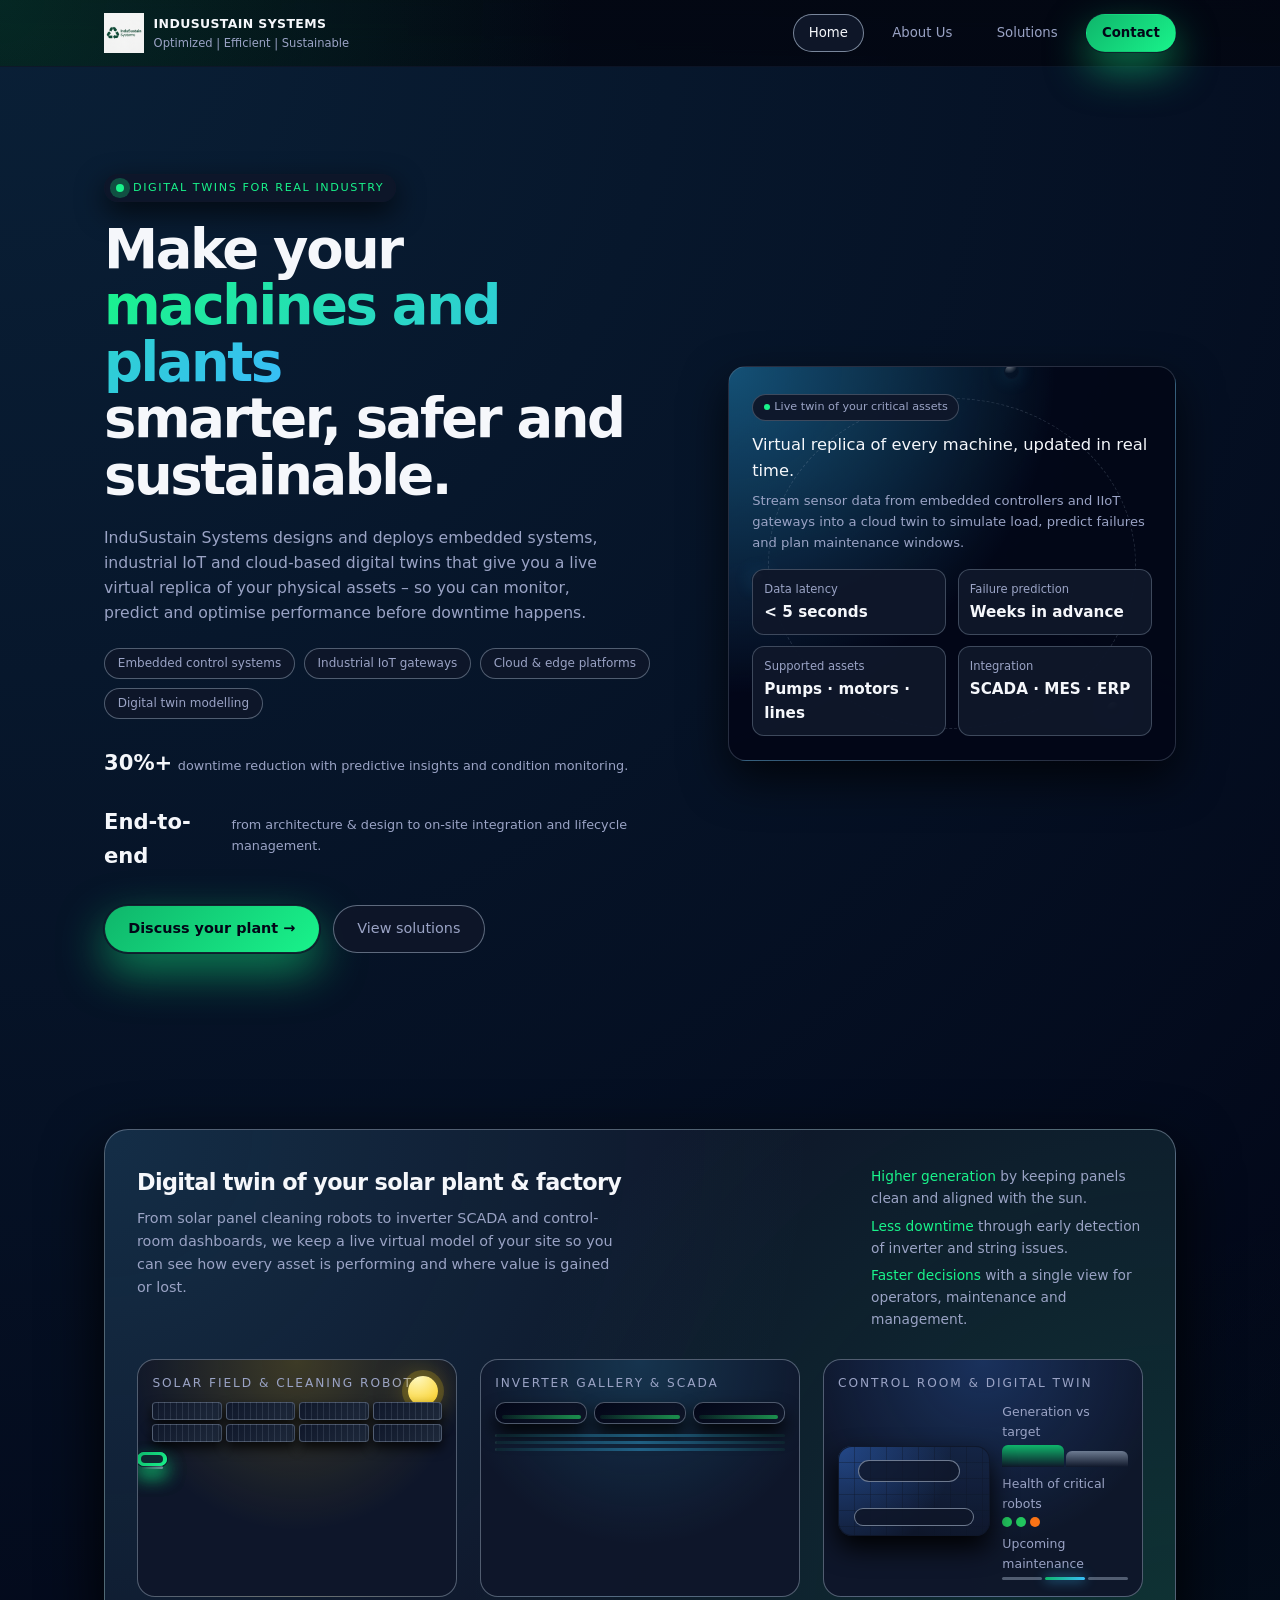
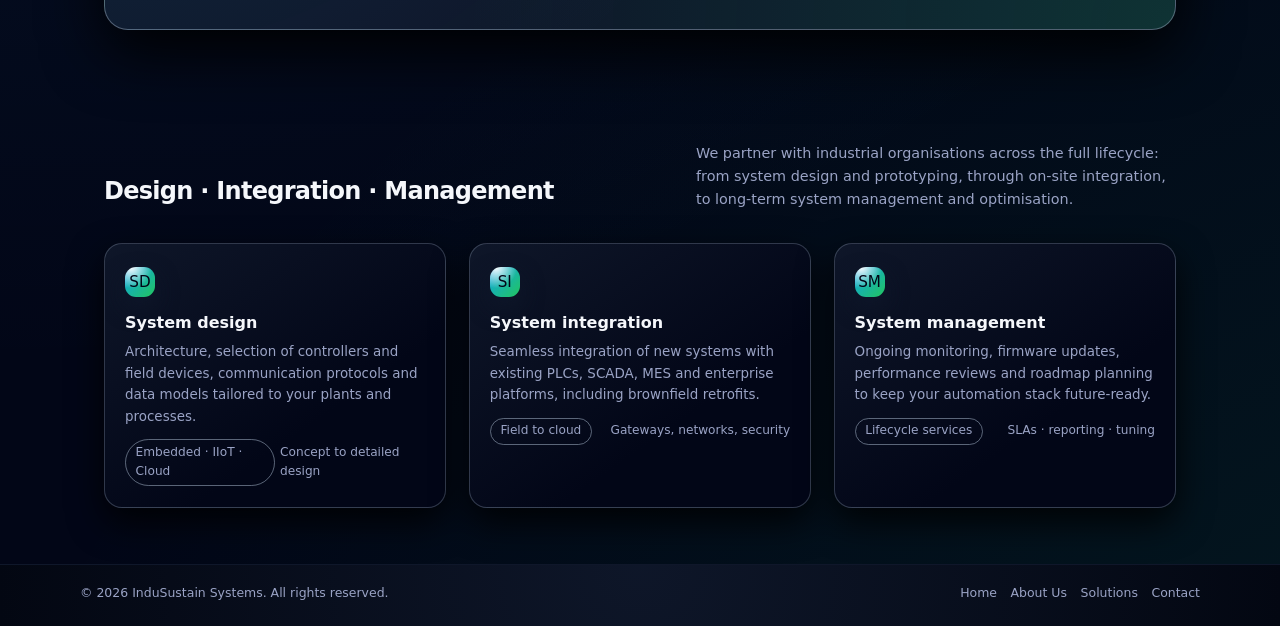
<file: index.html>
<!DOCTYPE html>
<html lang="en">
<head>
  <meta charset="UTF-8" />
  <meta name="viewport" content="width=device-width, initial-scale=1" />
  <title>InduSustain Systems | Embedded, IIoT & Digital Twin</title>
  <meta name="description"
        content="InduSustain Systems delivers embedded systems, industrial IoT and cloud-based digital twins for industrial automation – from design to deployment." />
  <link rel="stylesheet" href="assets/site.css" />
</head>
<body>
  <div class="page-shell page-home">
    <header>
      <div class="nav-inner">
        <div class="brand">
          <img src="assets/indusustain-logo.png"
               alt="InduSustain Systems"
               class="brand-logo" />
          <div>
            <div class="brand-text-main">InduSustain Systems</div>
            <div class="brand-text-sub">Optimized | Efficient | Sustainable</div>
          </div>
        </div>

        <button class="nav-toggle" aria-label="Toggle navigation" aria-expanded="false">
          <span></span><span></span><span></span>
        </button>

        <nav aria-label="Primary">
          <a class="nav-link active" href="index.html">Home</a>
          <a class="nav-link" href="about.html">About Us</a>
          <a class="nav-link" href="solutions.html">Solutions</a>
          <a class="nav-link primary" href="contact.html">Contact</a>
        </nav>
      </div>
    </header>

    <main>
      <section class="hero">
        <div class="section-inner">
          <div class="hero-grid reveal">
            <div>
              <div class="eyebrow">
                <span class="eyebrow-dot"></span>
                <span>Digital twins for real industry</span>
              </div>

              <h1 class="hero-title">
                Make your<br />
                <span>machines and plants</span><br />
                smarter, safer and sustainable.
              </h1>

              <p class="hero-body">
                InduSustain Systems designs and deploys embedded systems, industrial IoT and cloud-based
                digital twins that give you a live virtual replica of your physical assets – so you can
                monitor, predict and optimise performance before downtime happens.
              </p>

              <div class="hero-pills">
                <span class="hero-pill">Embedded control systems</span>
                <span class="hero-pill">Industrial IoT gateways</span>
                <span class="hero-pill">Cloud &amp; edge platforms</span>
                <span class="hero-pill">Digital twin modelling</span>
              </div>

              <div class="hero-meta">
                <div class="hero-kpi">
                  <strong>30%+</strong>
                  <span>downtime reduction with predictive insights and condition monitoring.</span>
                </div>
                <div class="hero-kpi">
                  <strong>End-to-end</strong>
                  <span>from architecture &amp; design to on-site integration and lifecycle management.</span>
                </div>
              </div>

              <div class="hero-actions">
                <a class="btn btn-primary" href="contact.html">
                  Discuss your plant →
                </a>
                <a class="btn btn-ghost" href="solutions.html">
                  View solutions
                </a>
              </div>
            </div>

            <div class="hero-right" aria-hidden="true">
              <div class="hero-card">
                <div class="hero-tag">
                  <span class="hero-tag-dot"></span>
                  Live twin of your critical assets
                </div>
                <div class="hero-card-title">
                  Virtual replica of every machine, updated in real time.
                </div>
                <div class="hero-card-body">
                  Stream sensor data from embedded controllers and IIoT gateways into a cloud twin to
                  simulate load, predict failures and plan maintenance windows.
                </div>
                <div class="hero-metrics">
                  <div class="hero-metric">
                    <span>Data latency</span>
                    <strong>&lt; 5 seconds</strong>
                  </div>
                  <div class="hero-metric">
                    <span>Failure prediction</span>
                    <strong>Weeks in advance</strong>
                  </div>
                  <div class="hero-metric">
                    <span>Supported assets</span>
                    <strong>Pumps · motors · lines</strong>
                  </div>
                  <div class="hero-metric">
                    <span>Integration</span>
                    <strong>SCADA · MES · ERP</strong>
                  </div>
                </div>
                <div class="hero-orbit">
                  <div class="hero-orbit-ring"></div>
                  <div class="hero-orbit-node"></div>
                  <div class="hero-orbit-node"></div>
                  <div class="hero-orbit-node"></div>
                </div>
              </div>
            </div>
          </div>
        </div>
      </section>

      <section class="plant-section">
        <div class="section-inner reveal">
          <div class="plant-shell">
            <div class="plant-header">
              <div>
                <h2 class="plant-title">Digital twin of your solar plant &amp; factory</h2>
                <p class="plant-subtitle">
                  From solar panel cleaning robots to inverter SCADA and control-room dashboards, we keep a
                  live virtual model of your site so you can see how every asset is performing and where value
                  is gained or lost.
                </p>
              </div>
              <ul class="plant-value-list">
                <li><span>Higher generation</span> by keeping panels clean and aligned with the sun.</li>
                <li><span>Less downtime</span> through early detection of inverter and string issues.</li>
                <li><span>Faster decisions</span> with a single view for operators, maintenance and management.</li>
              </ul>
            </div>

            <div class="plant-grid" aria-hidden="true">
              <!-- Solar field with cleaning robots -->
              <div class="plant-scene plant-scene--solar">
                <div class="plant-scene-label">Solar field &amp; cleaning robots</div>
                <div class="plant-sun"></div>
                <div class="plant-panel-rows">
                  <div class="plant-panel-row">
                    <div class="plant-panel"></div>
                    <div class="plant-panel"></div>
                    <div class="plant-panel"></div>
                    <div class="plant-panel"></div>
                  </div>
                  <div class="plant-panel-row">
                    <div class="plant-panel"></div>
                    <div class="plant-panel"></div>
                    <div class="plant-panel"></div>
                    <div class="plant-panel"></div>
                  </div>
                </div>
                <div class="plant-robot-track">
                  <div class="plant-robot plant-robot--one"></div>
                  <div class="plant-robot plant-robot--two"></div>
                </div>
              </div>

              <!-- Inverter & SCADA room -->
              <div class="plant-scene plant-scene--inverter">
                <div class="plant-scene-label">Inverter gallery &amp; SCADA</div>
                <div class="plant-inverters">
                  <div class="plant-inverter">
                    <div class="plant-inverter-bars">
                      <span class="plant-inverter-bar"></span>
                      <span class="plant-inverter-bar"></span>
                      <span class="plant-inverter-bar"></span>
                    </div>
                    <div class="plant-inverter-footer"></div>
                  </div>
                  <div class="plant-inverter">
                    <div class="plant-inverter-bars">
                      <span class="plant-inverter-bar"></span>
                      <span class="plant-inverter-bar"></span>
                      <span class="plant-inverter-bar"></span>
                    </div>
                    <div class="plant-inverter-footer"></div>
                  </div>
                  <div class="plant-inverter">
                    <div class="plant-inverter-bars">
                      <span class="plant-inverter-bar"></span>
                      <span class="plant-inverter-bar"></span>
                      <span class="plant-inverter-bar"></span>
                    </div>
                    <div class="plant-inverter-footer"></div>
                  </div>
                </div>
                <div class="plant-string-lines">
                  <span class="plant-string-line"></span>
                  <span class="plant-string-line"></span>
                  <span class="plant-string-line"></span>
                </div>
              </div>

              <!-- Control room / dashboard -->
              <div class="plant-scene plant-scene--control">
                <div class="plant-scene-label">Control room &amp; digital twin</div>
                <div class="plant-dashboard">
                  <div class="plant-dashboard-main">
                    <div class="plant-dashboard-map"></div>
                    <div class="plant-dashboard-overlay plant-dashboard-overlay--one"></div>
                    <div class="plant-dashboard-overlay plant-dashboard-overlay--two"></div>
                  </div>
                  <div class="plant-dashboard-side">
                    <div class="plant-kpi">
                      <span class="plant-kpi-label">Generation vs target</span>
                      <div class="plant-kpi-bars">
                        <span class="plant-kpi-bar plant-kpi-bar--actual"></span>
                        <span class="plant-kpi-bar plant-kpi-bar--target"></span>
                      </div>
                    </div>
                    <div class="plant-kpi">
                      <span class="plant-kpi-label">Health of critical robots</span>
                      <div class="plant-kpi-dots">
                        <span class="plant-kpi-dot plant-kpi-dot--good"></span>
                        <span class="plant-kpi-dot plant-kpi-dot--good"></span>
                        <span class="plant-kpi-dot plant-kpi-dot--warn"></span>
                      </div>
                    </div>
                    <div class="plant-kpi">
                      <span class="plant-kpi-label">Upcoming maintenance</span>
                      <div class="plant-kpi-timeline">
                        <span class="plant-kpi-tick"></span>
                        <span class="plant-kpi-tick plant-kpi-tick--active"></span>
                        <span class="plant-kpi-tick"></span>
                      </div>
                    </div>
                  </div>
                </div>
              </div>
            </div>
          </div>
        </div>
      </section>

      <section>
        <div class="section-inner reveal">
          <div class="section-heading">
            <div>
              <h2>Design · Integration · Management</h2>
            </div>
            <p>
              We partner with industrial organisations across the full lifecycle: from system design and
              prototyping, through on-site integration, to long-term system management and optimisation.
            </p>
          </div>

          <div class="solutions-grid">
            <article class="solution-card">
              <div class="solution-icon">SD</div>
              <h3 class="solution-title">System design</h3>
              <p class="solution-body">
                Architecture, selection of controllers and field devices, communication protocols and data
                models tailored to your plants and processes.
              </p>
              <div class="solution-meta">
                <span class="solution-tag">Embedded · IIoT · Cloud</span>
                <span>Concept to detailed design</span>
              </div>
            </article>

            <article class="solution-card">
              <div class="solution-icon">SI</div>
              <h3 class="solution-title">System integration</h3>
              <p class="solution-body">
                Seamless integration of new systems with existing PLCs, SCADA, MES and enterprise platforms,
                including brownfield retrofits.
              </p>
              <div class="solution-meta">
                <span class="solution-tag">Field to cloud</span>
                <span>Gateways, networks, security</span>
              </div>
            </article>

            <article class="solution-card">
              <div class="solution-icon">SM</div>
              <h3 class="solution-title">System management</h3>
              <p class="solution-body">
                Ongoing monitoring, firmware updates, performance reviews and roadmap planning to keep your
                automation stack future-ready.
              </p>
              <div class="solution-meta">
                <span class="solution-tag">Lifecycle services</span>
                <span>SLAs · reporting · tuning</span>
              </div>
            </article>
          </div>
        </div>
      </section>
    </main>

    <footer>
      <div class="footer-inner">
        <div>© <span id="year"></span> InduSustain Systems. All rights reserved.</div>
        <div class="footer-links">
          <a href="index.html">Home</a>
          <a href="about.html">About Us</a>
          <a href="solutions.html">Solutions</a>
          <a href="contact.html">Contact</a>
        </div>
      </div>
    </footer>
  </div>

  <script src="assets/site.js" defer></script>
</body>
</html>
</file>
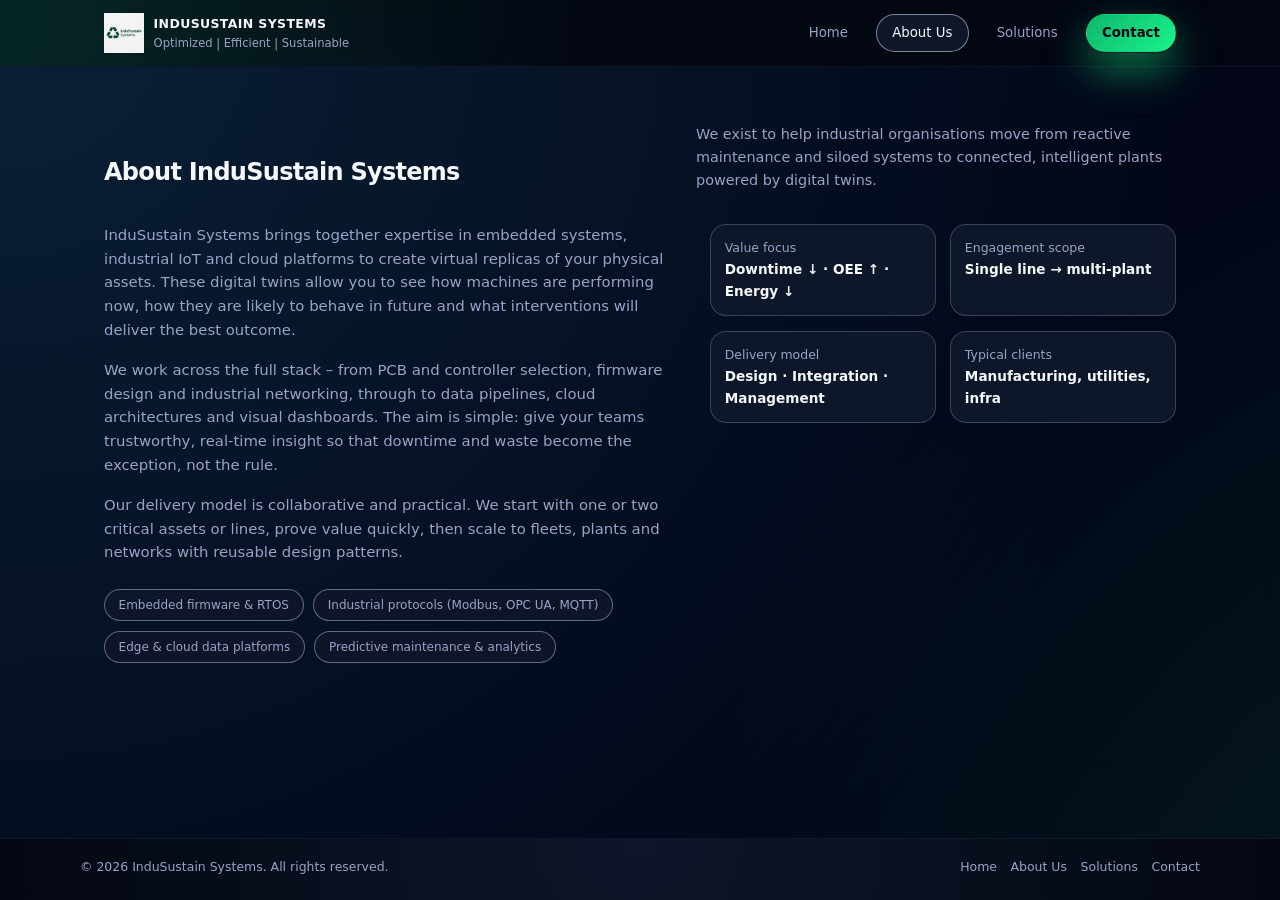
<file: about.html>
<!DOCTYPE html>
<html lang="en">
<head>
  <meta charset="UTF-8" />
  <meta name="viewport" content="width=device-width, initial-scale=1" />
  <title>About Us | InduSustain Systems</title>
  <meta name="description"
        content="Learn how InduSustain Systems combines embedded systems, industrial IoT and cloud to build digital twins and automation for industry." />
  <link rel="stylesheet" href="assets/site.css" />
</head>
<body>
  <div class="page-shell page-about">
    <header>
      <div class="nav-inner">
        <div class="brand">
          <img src="assets/indusustain-logo.png"
               alt="InduSustain Systems"
               class="brand-logo" />
          <div>
            <div class="brand-text-main">InduSustain Systems</div>
            <div class="brand-text-sub">Optimized | Efficient | Sustainable</div>
          </div>
        </div>

        <button class="nav-toggle" aria-label="Toggle navigation" aria-expanded="false">
          <span></span><span></span><span></span>
        </button>

        <nav aria-label="Primary">
          <a class="nav-link" href="index.html">Home</a>
          <a class="nav-link active" href="about.html">About Us</a>
          <a class="nav-link" href="solutions.html">Solutions</a>
          <a class="nav-link primary" href="contact.html">Contact</a>
        </nav>
      </div>
    </header>

    <main>
      <section>
        <div class="section-inner">
          <div class="section-heading reveal">
            <div>
              <h1>About InduSustain Systems</h1>
            </div>
            <p>
              We exist to help industrial organisations move from reactive maintenance and siloed systems
              to connected, intelligent plants powered by digital twins.
            </p>
          </div>

          <div class="about-layout reveal">
            <div class="about-body">
              <p>
                InduSustain Systems brings together expertise in embedded systems, industrial IoT and cloud
                platforms to create virtual replicas of your physical assets. These digital twins allow you
                to see how machines are performing now, how they are likely to behave in future and what
                interventions will deliver the best outcome.
              </p>

              <p>
                We work across the full stack – from PCB and controller selection, firmware design and
                industrial networking, through to data pipelines, cloud architectures and visual dashboards.
                The aim is simple: give your teams trustworthy, real-time insight so that downtime and waste
                become the exception, not the rule.
              </p>

              <p>
                Our delivery model is collaborative and practical. We start with one or two critical assets
                or lines, prove value quickly, then scale to fleets, plants and networks with reusable
                design patterns.
              </p>

              <div class="about-pill-row">
                <span class="about-pill">Embedded firmware &amp; RTOS</span>
                <span class="about-pill">Industrial protocols (Modbus, OPC UA, MQTT)</span>
                <span class="about-pill">Edge &amp; cloud data platforms</span>
                <span class="about-pill">Predictive maintenance &amp; analytics</span>
              </div>
            </div>

            <div class="about-stats">
              <div class="about-stat">
                <span>Value focus</span>
                <strong>Downtime ↓ · OEE ↑ · Energy ↓</strong>
              </div>
              <div class="about-stat">
                <span>Engagement scope</span>
                <strong>Single line → multi-plant</strong>
              </div>
              <div class="about-stat">
                <span>Delivery model</span>
                <strong>Design · Integration · Management</strong>
              </div>
              <div class="about-stat">
                <span>Typical clients</span>
                <strong>Manufacturing, utilities, infra</strong>
              </div>
            </div>
          </div>
        </div>
      </section>
    </main>

    <footer>
      <div class="footer-inner">
        <div>© <span id="year"></span> InduSustain Systems. All rights reserved.</div>
        <div class="footer-links">
          <a href="index.html">Home</a>
          <a href="about.html">About Us</a>
          <a href="solutions.html">Solutions</a>
          <a href="contact.html">Contact</a>
        </div>
      </div>
    </footer>
  </div>

  <script src="assets/site.js" defer></script>
</body>
</html>
</file>
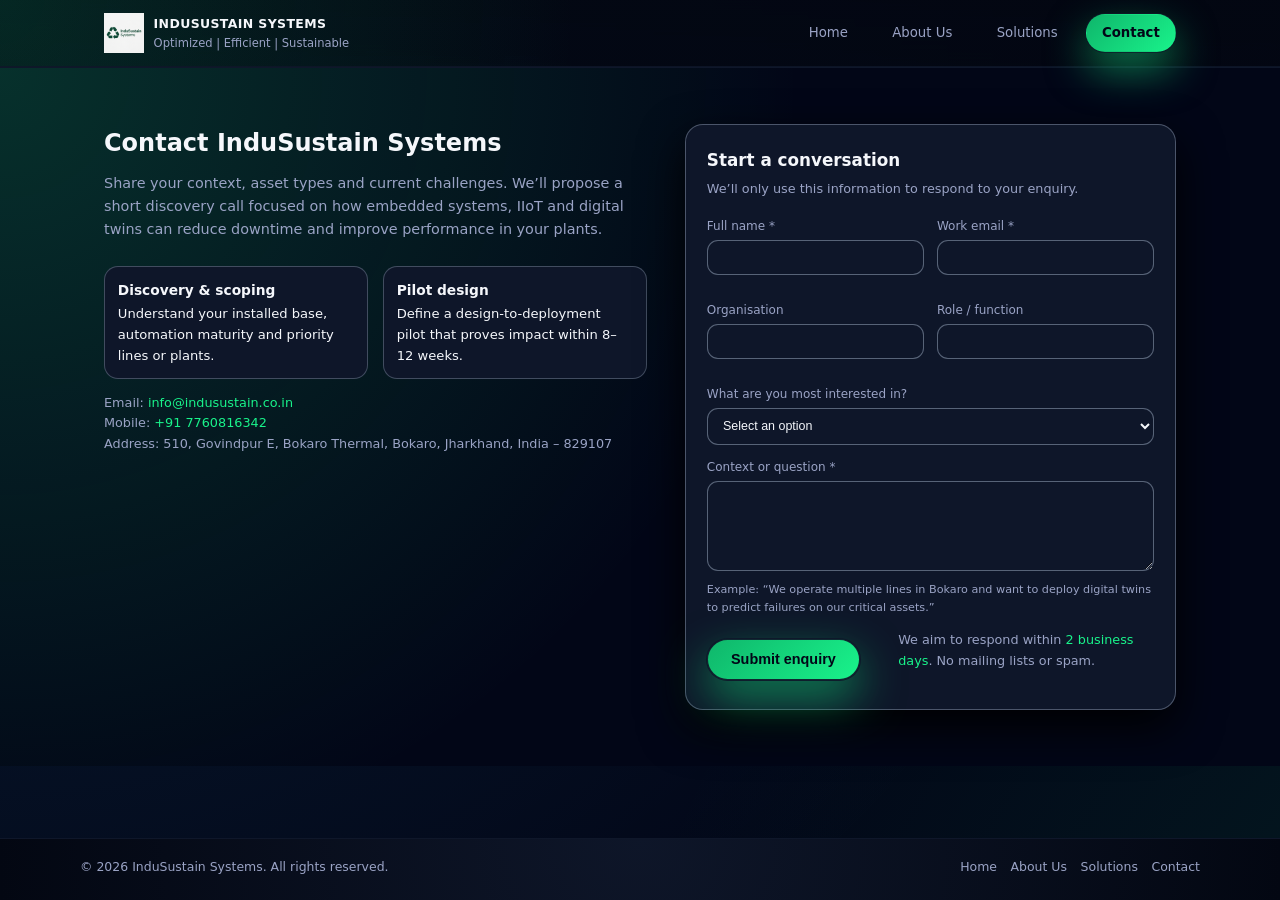
<file: contact.html>
<!DOCTYPE html>
<html lang="en">
<head>
  <meta charset="UTF-8" />
  <meta name="viewport" content="width=device-width, initial-scale=1" />
  <title>Contact | InduSustain Systems</title>
  <meta name="description"
        content="Contact InduSustain Systems – embedded, industrial IoT and digital twin solutions provider based in Jharkhand, India." />
  <link rel="stylesheet" href="assets/site.css" />
</head>
<body>
  <div class="page-shell page-contact">
    <header>
      <div class="nav-inner">
        <div class="brand">
          <img src="assets/indusustain-logo.png"
               alt="InduSustain Systems"
               class="brand-logo" />
          <div>
            <div class="brand-text-main">InduSustain Systems</div>
            <div class="brand-text-sub">Optimized | Efficient | Sustainable</div>
          </div>
        </div>

        <button class="nav-toggle" aria-label="Toggle navigation" aria-expanded="false">
          <span></span><span></span><span></span>
        </button>

        <nav aria-label="Primary">
          <a class="nav-link" href="index.html">Home</a>
          <a class="nav-link" href="about.html">About Us</a>
          <a class="nav-link" href="solutions.html">Solutions</a>
          <a class="nav-link primary active" href="contact.html">Contact</a>
        </nav>
      </div>
    </header>

    <main>
      <section id="contact-page">
        <div class="section-inner">
          <div class="contact-layout reveal">
            <div class="contact-copy">
              <h1>Contact InduSustain Systems</h1>
              <p>
                Share your context, asset types and current challenges. We’ll propose a short discovery call
                focused on how embedded systems, IIoT and digital twins can reduce downtime and improve
                performance in your plants.
              </p>

              <div class="contact-highlights">
                <div class="contact-highlight">
                  <strong>Discovery &amp; scoping</strong>
                  <span>
                    Understand your installed base, automation maturity and priority lines or plants.
                  </span>
                </div>
                <div class="contact-highlight">
                  <strong>Pilot design</strong>
                  <span>
                    Define a design-to-deployment pilot that proves impact within 8–12 weeks.
                  </span>
                </div>
              </div>

              <div class="contact-meta">
                Email:
                <a href="mailto:info@indusustain.co.in">info@indusustain.co.in</a><br />
                Mobile:
                <a href="tel:+917760816342">+91 7760816342</a><br />
                Address: 510, Govindpur E, Bokaro Thermal, Bokaro, Jharkhand, India – 829107
              </div>
            </div>

            <form class="contact-form"
                  action="mailto:info@indusustain.co.in"
                  method="post"
                  enctype="text/plain">
              <h2>Start a conversation</h2>
              <p>We’ll only use this information to respond to your enquiry.</p>

              <div class="field-group">
                <div class="field">
                  <label for="name">Full name *</label>
                  <input id="name" name="name" type="text" required />
                </div>
                <div class="field">
                  <label for="email">Work email *</label>
                  <input id="email" name="email" type="email" required />
                </div>
              </div>

              <div class="field-group">
                <div class="field">
                  <label for="company">Organisation</label>
                  <input id="company" name="company" type="text" />
                </div>
                <div class="field">
                  <label for="role">Role / function</label>
                  <input id="role" name="role" type="text" />
                </div>
              </div>

              <div class="field">
                <label for="topic">What are you most interested in?</label>
                <select id="topic" name="topic">
                  <option value="">Select an option</option>
                  <option value="embedded">Embedded systems</option>
                  <option value="iiot">Industrial IoT connectivity</option>
                  <option value="cloud">Cloud/data platform</option>
                  <option value="digital-twin">Digital twin &amp; analytics</option>
                  <option value="integration">System integration</option>
                  <option value="management">System management &amp; support</option>
                </select>
              </div>

              <div class="field">
                <label for="message">Context or question *</label>
                <textarea id="message" name="message" required></textarea>
                <small>
                  Example: “We operate multiple lines in Bokaro and want to deploy digital twins to predict
                  failures on our critical assets.”
                </small>
              </div>

              <div class="form-footer">
                <button type="submit" class="btn btn-primary">
                  Submit enquiry
                </button>
                <p class="form-note">
                  We aim to respond within <span>2 business days</span>. No mailing lists or spam.
                </p>
              </div>
            </form>
          </div>
        </div>
      </section>
    </main>

    <footer>
      <div class="footer-inner">
        <div>© <span id="year"></span> InduSustain Systems. All rights reserved.</div>
        <div class="footer-links">
          <a href="index.html">Home</a>
          <a href="about.html">About Us</a>
          <a href="solutions.html">Solutions</a>
          <a href="contact.html">Contact</a>
        </div>
      </div>
    </footer>
  </div>

  <script src="assets/site.js" defer></script>
</body>
</html>
</file>
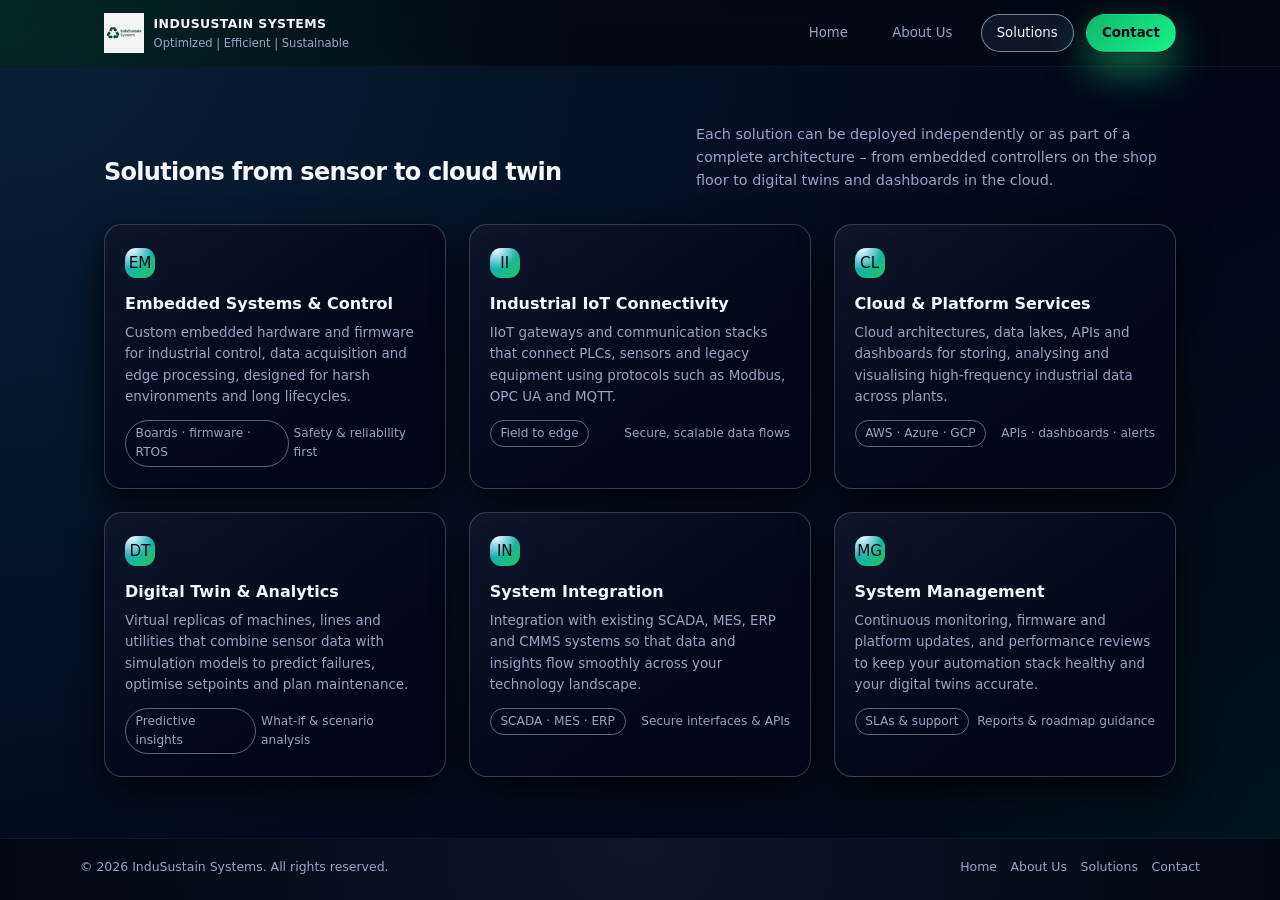
<file: solutions.html>
<!DOCTYPE html>
<html lang="en">
<head>
  <meta charset="UTF-8" />
  <meta name="viewport" content="width=device-width, initial-scale=1" />
  <title>Solutions | InduSustain Systems</title>
  <meta name="description"
        content="Solutions from InduSustain Systems: embedded systems, industrial IoT, cloud platforms and digital twins for industrial automation." />
  <link rel="stylesheet" href="assets/site.css" />
</head>
<body>
  <div class="page-shell page-solutions">
    <header>
      <div class="nav-inner">
        <div class="brand">
          <img src="assets/indusustain-logo.png"
               alt="InduSustain Systems"
               class="brand-logo" />
          <div>
            <div class="brand-text-main">InduSustain Systems</div>
            <div class="brand-text-sub">Optimized | Efficient | Sustainable</div>
          </div>
        </div>

        <button class="nav-toggle" aria-label="Toggle navigation" aria-expanded="false">
          <span></span><span></span><span></span>
        </button>

        <nav aria-label="Primary">
          <a class="nav-link" href="index.html">Home</a>
          <a class="nav-link" href="about.html">About Us</a>
          <a class="nav-link active" href="solutions.html">Solutions</a>
          <a class="nav-link primary" href="contact.html">Contact</a>
        </nav>
      </div>
    </header>

    <main>
      <section>
        <div class="section-inner">
          <div class="section-heading reveal">
            <div>
              <h1>Solutions from sensor to cloud twin</h1>
            </div>
            <p>
              Each solution can be deployed independently or as part of a complete architecture – from
              embedded controllers on the shop floor to digital twins and dashboards in the cloud.
            </p>
          </div>

          <div class="solutions-grid reveal">
            <article class="solution-card">
              <div class="solution-icon">EM</div>
              <h2 class="solution-title">Embedded Systems &amp; Control</h2>
              <p class="solution-body">
                Custom embedded hardware and firmware for industrial control, data acquisition and edge
                processing, designed for harsh environments and long lifecycles.
              </p>
              <div class="solution-meta">
                <span class="solution-tag">Boards · firmware · RTOS</span>
                <span>Safety &amp; reliability first</span>
              </div>
            </article>

            <article class="solution-card">
              <div class="solution-icon">II</div>
              <h2 class="solution-title">Industrial IoT Connectivity</h2>
              <p class="solution-body">
                IIoT gateways and communication stacks that connect PLCs, sensors and legacy equipment using
                protocols such as Modbus, OPC UA and MQTT.
              </p>
              <div class="solution-meta">
                <span class="solution-tag">Field to edge</span>
                <span>Secure, scalable data flows</span>
              </div>
            </article>

            <article class="solution-card">
              <div class="solution-icon">CL</div>
              <h2 class="solution-title">Cloud &amp; Platform Services</h2>
              <p class="solution-body">
                Cloud architectures, data lakes, APIs and dashboards for storing, analysing and visualising
                high-frequency industrial data across plants.
              </p>
              <div class="solution-meta">
                <span class="solution-tag">AWS · Azure · GCP</span>
                <span>APIs · dashboards · alerts</span>
              </div>
            </article>

            <article class="solution-card">
              <div class="solution-icon">DT</div>
              <h2 class="solution-title">Digital Twin &amp; Analytics</h2>
              <p class="solution-body">
                Virtual replicas of machines, lines and utilities that combine sensor data with simulation
                models to predict failures, optimise setpoints and plan maintenance.
              </p>
              <div class="solution-meta">
                <span class="solution-tag">Predictive insights</span>
                <span>What-if &amp; scenario analysis</span>
              </div>
            </article>

            <article class="solution-card">
              <div class="solution-icon">IN</div>
              <h2 class="solution-title">System Integration</h2>
              <p class="solution-body">
                Integration with existing SCADA, MES, ERP and CMMS systems so that data and insights flow
                smoothly across your technology landscape.
              </p>
              <div class="solution-meta">
                <span class="solution-tag">SCADA · MES · ERP</span>
                <span>Secure interfaces &amp; APIs</span>
              </div>
            </article>

            <article class="solution-card">
              <div class="solution-icon">MG</div>
              <h2 class="solution-title">System Management</h2>
              <p class="solution-body">
                Continuous monitoring, firmware and platform updates, and performance reviews to keep your
                automation stack healthy and your digital twins accurate.
              </p>
              <div class="solution-meta">
                <span class="solution-tag">SLAs &amp; support</span>
                <span>Reports &amp; roadmap guidance</span>
              </div>
            </article>
          </div>
        </div>
      </section>
    </main>

    <footer>
      <div class="footer-inner">
        <div>© <span id="year"></span> InduSustain Systems. All rights reserved.</div>
        <div class="footer-links">
          <a href="index.html">Home</a>
          <a href="about.html">About Us</a>
          <a href="solutions.html">Solutions</a>
          <a href="contact.html">Contact</a>
        </div>
      </div>
    </footer>
  </div>

  <script src="assets/site.js" defer></script>
</body>
</html>
</file>
<file: assets/site.css>
:root {
    --bg-dark: #040814;
    --bg-section: #070d1c;
    --accent: #0fb66b;
    --accent-soft: rgba(15, 182, 107, 0.14);
    --accent-strong: #19f38b;
    --accent-blue: #38bdf8;
    --text-main: #f5f7fb;
    --text-muted: #9aa3c5;
    --border-subtle: rgba(148, 163, 184, 0.32);
    --font-main: system-ui, -apple-system, BlinkMacSystemFont, "Segoe UI", sans-serif;
    --max-width: 1120px;
    --radius-lg: 18px;
    --radius-pill: 999px;
    --shadow-soft: 0 18px 45px rgba(0, 0, 0, 0.7);
    --transition-fast: 160ms ease-out;
  }
  
  /* Reset / base */
  
  * {
    box-sizing: border-box;
    margin: 0;
    padding: 0;
  }
  
  body {
    font-family: var(--font-main);
    color: var(--text-main);
    line-height: 1.6;
    -webkit-font-smoothing: antialiased;
    background:
      radial-gradient(circle at top left, rgba(56, 189, 248, 0.14), transparent 55%),
      radial-gradient(circle at bottom right, rgba(15, 182, 107, 0.18), transparent 55%),
      #020617;
    background-size: 140% 140%;
    animation: bgShift 26s ease-in-out infinite alternate;
  }
  
  a {
    color: inherit;
    text-decoration: none;
  }
  
  img {
    max-width: 100%;
    display: block;
  }
  
  .page-shell {
    min-height: 100vh;
    display: flex;
    flex-direction: column;
  }
  
  /* Header / nav */
  
  header {
    position: sticky;
    top: 0;
    z-index: 40;
    backdrop-filter: blur(16px);
    background:
      radial-gradient(circle at top left, rgba(15, 182, 107, 0.18), transparent 45%),
      linear-gradient(to bottom, rgba(3, 7, 18, 0.94), rgba(3, 7, 18, 0.9));
    border-bottom: 1px solid rgba(15, 23, 42, 0.85);
  }
  
  .nav-inner {
    max-width: var(--max-width);
    margin: 0 auto;
    padding: 0.8rem 1.5rem;
    display: flex;
    align-items: center;
    justify-content: space-between;
    gap: 1.5rem;
  }
  
  .brand {
    display: flex;
    align-items: center;
    gap: 0.6rem;
  }
  
  .brand-logo {
    width: 40px;
    height: 40px;
    object-fit: contain;
  }
  
  .brand-text-main {
    font-weight: 650;
    letter-spacing: 0.03em;
    text-transform: uppercase;
    font-size: 0.78rem;
  }
  
  .brand-text-sub {
    font-size: 0.72rem;
    color: var(--text-muted);
  }
  
  nav {
    display: flex;
    align-items: center;
    gap: 0.75rem;
  }
  
  .nav-link {
    font-size: 0.83rem;
    padding: 0.45rem 0.95rem;
    border-radius: var(--radius-pill);
    color: var(--text-muted);
    border: 1px solid transparent;
    transition:
      background var(--transition-fast),
      color var(--transition-fast),
      border-color var(--transition-fast),
      transform var(--transition-fast),
      box-shadow var(--transition-fast);
    white-space: nowrap;
    display: inline-flex;
    align-items: center;
    gap: 0.3rem;
  }
  
  .nav-link:hover {
    color: var(--text-main);
    border-color: rgba(148, 163, 184, 0.6);
    background: rgba(15, 23, 42, 0.96);
    transform: translateY(-1px);
  }
  
  .nav-link.primary {
    color: #020617;
    background: linear-gradient(135deg, var(--accent), var(--accent-strong));
    border-color: transparent;
    box-shadow:
      0 0 0 1px rgba(15, 23, 42, 0.7),
      0 18px 40px rgba(15, 182, 107, 0.65);
    font-weight: 600;
  }
  
  .nav-link.primary:hover {
    box-shadow:
      0 0 0 1px rgba(15, 23, 42, 1),
      0 24px 60px rgba(15, 182, 107, 0.85);
  }
  
  .nav-link.active:not(.primary) {
    border-color: rgba(148, 163, 184, 0.8);
    background: rgba(15, 23, 42, 0.96);
    color: var(--text-main);
  }
  
  .nav-toggle {
    display: none;
    background: none;
    border: none;
    color: var(--text-main);
    cursor: pointer;
  }
  
  .nav-toggle span {
    display: block;
    width: 21px;
    height: 2px;
    background: var(--text-main);
    border-radius: 999px;
    margin: 3px 0;
  }
  
  main {
    flex: 1;
  }
  
  .section-inner {
    max-width: var(--max-width);
    margin: 0 auto;
    padding: 3.5rem 1.5rem 3.5rem;
  }
  
  section {
    scroll-margin-top: 80px;
  }
  
  /* Hero (home) */
  
  .hero {
    padding-top: 3.2rem;
    padding-bottom: 4rem;
  }
  
  .hero-grid {
    display: grid;
    grid-template-columns: minmax(0, 1.3fr) minmax(0, 1fr);
    gap: 2.6rem;
    align-items: center;
  }
  
  .eyebrow {
    display: inline-flex;
    align-items: center;
    gap: 0.55rem;
    padding: 0.25rem 0.7rem;
    border-radius: var(--radius-pill);
    background: rgba(15, 23, 42, 0.9);
    color: var(--accent-strong);
    font-size: 0.7rem;
    letter-spacing: 0.14em;
    text-transform: uppercase;
    border: 1px solid rgba(15, 23, 42, 0.95);
    box-shadow: 0 10px 28px rgba(0, 0, 0, 0.7);
    margin-bottom: 1.25rem;
  }
  
  .eyebrow-dot {
    width: 8px;
    height: 8px;
    border-radius: 50%;
    background: var(--accent-strong);
    box-shadow: 0 0 0 6px rgba(25, 243, 139, 0.26);
  }
  
  .hero-title {
    font-size: clamp(2.4rem, 3vw + 1.4rem, 3.4rem);
    line-height: 1.04;
    letter-spacing: -0.045em;
    margin-bottom: 1.25rem;
  }
  
  .hero-title span {
    background: linear-gradient(135deg, var(--accent-strong), var(--accent-blue));
    -webkit-background-clip: text;
    color: transparent;
  }
  
  .hero-body {
    color: var(--text-muted);
    font-size: 0.98rem;
    max-width: 32rem;
    margin-bottom: 1.45rem;
  }
  
  .hero-pills {
    display: flex;
    flex-wrap: wrap;
    gap: 0.55rem;
    margin-bottom: 1.7rem;
  }
  
  .hero-pill {
    font-size: 0.75rem;
    padding: 0.3rem 0.8rem;
    border-radius: var(--radius-pill);
    border: 1px solid rgba(148, 163, 184, 0.5);
    background: rgba(15, 23, 42, 0.9);
    color: var(--text-muted);
  }
  
  .hero-meta {
    display: flex;
    flex-wrap: wrap;
    gap: 1.6rem;
    align-items: center;
    margin-bottom: 2rem;
  }
  
  .hero-kpi {
    display: flex;
    align-items: baseline;
    gap: 0.35rem;
  }
  
  .hero-kpi strong {
    font-size: 1.32rem;
  }
  
  .hero-kpi span {
    font-size: 0.8rem;
    color: var(--text-muted);
  }
  
  .hero-actions {
    display: flex;
    flex-wrap: wrap;
    gap: 0.85rem;
  }
  
  .btn {
    border-radius: var(--radius-pill);
    padding: 0.72rem 1.45rem;
    font-size: 0.9rem;
    border: 1px solid transparent;
    cursor: pointer;
    display: inline-flex;
    align-items: center;
    gap: 0.4rem;
    transition:
      background var(--transition-fast),
      color var(--transition-fast),
      border-color var(--transition-fast),
      transform var(--transition-fast),
      box-shadow var(--transition-fast);
    background: none;
    color: var(--text-main);
  }
  
  .btn-primary {
    background: linear-gradient(135deg, var(--accent), var(--accent-strong));
    color: #020617;
    border-color: rgba(15, 23, 42, 0.9);
    box-shadow:
      0 0 0 1px rgba(15, 23, 42, 0.9),
      0 18px 45px rgba(15, 182, 107, 0.7);
    font-weight: 600;
  }
  
  .btn-primary:hover {
    transform: translateY(-1px);
    box-shadow:
      0 0 0 1px rgba(15, 23, 42, 1),
      0 24px 60px rgba(15, 182, 107, 0.9);
  }
  
  .btn-ghost {
    border-color: rgba(148, 163, 184, 0.6);
    background: rgba(15, 23, 42, 0.9);
    color: var(--text-muted);
  }
  
  .btn-ghost:hover {
    color: var(--text-main);
    border-color: rgba(148, 163, 184, 0.95);
    background: rgba(15, 23, 42, 1);
    transform: translateY(-1px);
  }
  
  /* Hero visual */
  
  .hero-right {
    position: relative;
  }
  
  .hero-card {
    position: relative;
    border-radius: var(--radius-lg);
    padding: 1.6rem 1.45rem 1.5rem;
    background:
      radial-gradient(circle at top left, rgba(56, 189, 248, 0.38), transparent 55%),
      linear-gradient(145deg, #020617, #020617 54%, #020617 100%);
    border: 1px solid rgba(148, 163, 184, 0.26);
    box-shadow: var(--shadow-soft);
    overflow: hidden;
  }
  
  .hero-card::before {
    content: "";
    position: absolute;
    inset: -40%;
    background:
      radial-gradient(circle at 0 0, rgba(56, 189, 248, 0.45), transparent 55%),
      radial-gradient(circle at 100% 0, rgba(25, 243, 139, 0.24), transparent 60%);
    opacity: 0.65;
    mix-blend-mode: soft-light;
    pointer-events: none;
  }
  
  .hero-tag {
    display: inline-flex;
    align-items: center;
    gap: 0.3rem;
    padding: 0.2rem 0.65rem;
    border-radius: var(--radius-pill);
    font-size: 0.7rem;
    background: rgba(15, 23, 42, 0.96);
    border: 1px solid rgba(148, 163, 184, 0.36);
    margin-bottom: 0.7rem;
    position: relative;
    z-index: 1;
    color: var(--text-muted);
  }
  
  .hero-tag-dot {
    width: 6px;
    height: 6px;
    border-radius: 50%;
    background: var(--accent-strong);
  }
  
  .hero-card-title {
    font-size: 1.02rem;
    margin-bottom: 0.4rem;
    position: relative;
    z-index: 1;
  }
  
  .hero-card-body {
    font-size: 0.82rem;
    color: var(--text-muted);
    margin-bottom: 1rem;
    position: relative;
    z-index: 1;
  }
  
  .hero-metrics {
    display: grid;
    grid-template-columns: repeat(2, minmax(0, 1fr));
    gap: 0.7rem;
    font-size: 0.78rem;
    position: relative;
    z-index: 1;
  }
  
  .hero-metric {
    padding: 0.6rem 0.7rem;
    border-radius: 12px;
    background: rgba(15, 23, 42, 0.96);
    border: 1px solid rgba(148, 163, 184, 0.36);
  }
  
  .hero-metric span {
    display: block;
    font-size: 0.72rem;
    color: var(--text-muted);
    margin-bottom: 0.1rem;
  }
  
  .hero-metric strong {
    font-size: 0.95rem;
  }
  
  .hero-orbit {
    position: absolute;
    inset: -40px;
    pointer-events: none;
    opacity: 0.45;
  }
  
  .hero-orbit-ring {
    position: absolute;
    inset: 15%;
    border-radius: 50%;
    border: 1px dashed rgba(148, 163, 184, 0.5);
  }
  
  .hero-orbit-node {
    position: absolute;
    width: 13px;
    height: 13px;
    border-radius: 50%;
    background: radial-gradient(circle at 30% 0, #ffffff, transparent 55%);
    box-shadow:
      0 0 0 1px rgba(15, 23, 42, 0.8),
      0 0 20px rgba(56, 189, 248, 0.7);
  }
  
  .hero-orbit-node:nth-child(2) { top: 8%; left: 60%; }
  .hero-orbit-node:nth-child(3) { bottom: 18%; right: 18%; }
  .hero-orbit-node:nth-child(4) { top: 52%; left: 12%; }
  
  /* Solar plant + factory digital twin (home) */

  .plant-section {
    position: relative;
  }

  .plant-shell {
    position: relative;
    border-radius: 24px;
    border: 1px solid rgba(148, 163, 184, 0.5);
    background:
      radial-gradient(circle at top left, rgba(56, 189, 248, 0.14), transparent 60%),
      radial-gradient(circle at bottom right, rgba(15, 182, 107, 0.18), transparent 60%),
      rgba(15, 23, 42, 0.96);
    box-shadow: 0 22px 60px rgba(0, 0, 0, 0.95);
    padding: 2.2rem 2rem 2rem;
    overflow: hidden;
  }

  .plant-header {
    display: flex;
    justify-content: space-between;
    gap: 1.8rem;
    align-items: flex-start;
    margin-bottom: 1.8rem;
  }

  .plant-title {
    font-size: 1.4rem;
    letter-spacing: -0.03em;
    margin-bottom: 0.4rem;
  }

  .plant-subtitle {
    font-size: 0.9rem;
    color: var(--text-muted);
    max-width: 30rem;
  }

  .plant-value-list {
    list-style: none;
    padding-left: 0;
    font-size: 0.86rem;
    color: var(--text-muted);
    display: flex;
    flex-direction: column;
    gap: 0.35rem;
    max-width: 17rem;
  }

  .plant-value-list li span:first-child {
    color: var(--accent-strong);
    font-weight: 500;
  }

  .plant-grid {
    display: grid;
    grid-template-columns: minmax(0, 1.1fr) minmax(0, 1.1fr) minmax(0, 1.1fr);
    gap: 1.4rem;
  }

  .plant-scene {
    border-radius: 18px;
    background: rgba(15, 23, 42, 0.98);
    border: 1px solid rgba(148, 163, 184, 0.5);
    padding: 0.9rem 0.9rem 1rem;
    position: relative;
    overflow: hidden;
  }

  .plant-scene-label {
    font-size: 0.76rem;
    text-transform: uppercase;
    letter-spacing: 0.16em;
    color: var(--text-muted);
    margin-bottom: 0.5rem;
  }

  /* Solar field */

  .plant-scene--solar {
    background:
      radial-gradient(circle at top, rgba(250, 204, 21, 0.2), transparent 60%),
      rgba(15, 23, 42, 0.98);
  }

  .plant-sun {
    width: 30px;
    height: 30px;
    border-radius: 50%;
    background: radial-gradient(circle at 30% 0, #fef9c3, #facc15);
    box-shadow:
      0 0 0 6px rgba(250, 204, 21, 0.2),
      0 0 32px rgba(250, 204, 21, 0.55);
    position: absolute;
    top: 16px;
    right: 18px;
    animation: sunPulse 6s ease-in-out infinite;
  }

  .plant-panel-rows {
    margin-top: 0.4rem;
    display: flex;
    flex-direction: column;
    gap: 0.25rem;
  }

  .plant-panel-row {
    display: flex;
    gap: 0.25rem;
  }

  .plant-panel {
    flex: 1;
    height: 18px;
    border-radius: 4px;
    background: linear-gradient(145deg, #0f172a, #1e293b);
    box-shadow:
      inset 0 0 0 1px rgba(148, 163, 184, 0.4),
      0 6px 12px rgba(0, 0, 0, 0.8);
    position: relative;
    overflow: hidden;
  }

  .plant-panel::before {
    content: "";
    position: absolute;
    inset: 0;
    background-image: linear-gradient(
      90deg,
      rgba(148, 163, 184, 0.18) 1px,
      transparent 1px
    );
    background-size: 6px 100%;
    opacity: 0.9;
  }

  .plant-robot-track {
    position: relative;
    margin-top: 0.5rem;
    height: 18px;
  }

  .plant-robot {
    position: absolute;
    top: 50%;
    width: 30px;
    height: 14px;
    border-radius: 999px;
    background: linear-gradient(135deg, var(--accent), var(--accent-strong));
    box-shadow:
      0 0 0 1px rgba(15, 23, 42, 0.9),
      0 10px 18px rgba(15, 182, 107, 0.7);
    transform: translate(-50%, -50%);
  }

  .plant-robot::before {
    content: "";
    position: absolute;
    inset: 3px 4px;
    border-radius: 999px;
    background: rgba(15, 23, 42, 0.9);
  }

  .plant-robot::after {
    content: "";
    position: absolute;
    left: 4px;
    right: 4px;
    bottom: -3px;
    height: 3px;
    border-radius: 999px;
    background: linear-gradient(90deg, rgba(15, 23, 42, 0.1), rgba(148, 163, 184, 0.6));
    opacity: 0.8;
  }

  .plant-robot--one {
    animation: robotSweep 9s linear infinite;
  }

  .plant-robot--two {
    animation: robotSweepReverse 11s linear infinite;
  }

  @keyframes robotSweep {
    0% {
      left: 0%;
    }
    50% {
      left: 100%;
    }
    100% {
      left: 0%;
    }
  }

  @keyframes robotSweepReverse {
    0% {
      left: 100%;
    }
    50% {
      left: 0%;
    }
    100% {
      left: 100%;
    }
  }

  @keyframes sunPulse {
    0%,
    100% {
      transform: scale(1);
      opacity: 1;
    }
    50% {
      transform: scale(1.08);
      opacity: 0.9;
    }
  }

  /* Inverter gallery */

  .plant-scene--inverter {
    background:
      radial-gradient(circle at top, rgba(56, 189, 248, 0.18), transparent 65%),
      rgba(15, 23, 42, 0.98);
  }

  .plant-inverters {
    display: flex;
    gap: 0.4rem;
  }

  .plant-inverter {
    flex: 1;
    border-radius: 10px;
    background: linear-gradient(145deg, #020617, #0f172a);
    box-shadow:
      inset 0 0 0 1px rgba(148, 163, 184, 0.5),
      0 10px 18px rgba(0, 0, 0, 0.9);
    padding: 0.45rem 0.4rem 0.35rem;
  }

  .plant-inverter-bars {
    display: flex;
    gap: 0.18rem;
    margin-bottom: 0.35rem;
    align-items: flex-end;
  }

  .plant-inverter-bar {
    flex: 1;
    border-radius: 5px 5px 0 0;
    background: linear-gradient(180deg, var(--accent-blue), rgba(15, 23, 42, 1));
    transform-origin: bottom;
    animation: inverterBars 3.4s ease-in-out infinite;
  }

  .plant-inverter-bar:nth-child(2) {
    animation-delay: -0.8s;
  }

  .plant-inverter-bar:nth-child(3) {
    animation-delay: -1.6s;
  }

  .plant-inverter-footer {
    height: 4px;
    border-radius: 999px;
    background: linear-gradient(90deg, rgba(34, 197, 94, 0.1), rgba(34, 197, 94, 0.7));
  }

  @keyframes inverterBars {
    0% {
      transform: scaleY(0.4);
    }
    50% {
      transform: scaleY(1);
    }
    100% {
      transform: scaleY(0.5);
    }
  }

  .plant-string-lines {
    margin-top: 0.6rem;
    display: flex;
    flex-direction: column;
    gap: 0.25rem;
  }

  .plant-string-line {
    height: 3px;
    border-radius: 999px;
    background: linear-gradient(
      90deg,
      rgba(15, 182, 107, 0.08),
      rgba(56, 189, 248, 0.4),
      rgba(15, 182, 107, 0.08)
    );
    position: relative;
    overflow: hidden;
  }

  .plant-string-line::before {
    content: "";
    position: absolute;
    top: 50%;
    left: -10%;
    width: 14%;
    height: 160%;
    background: radial-gradient(circle at 30% 50%, #e0f2fe, transparent 65%);
    transform: translateY(-50%);
    animation: stringSweep 4.4s linear infinite;
  }

  .plant-string-line:nth-child(2)::before {
    animation-delay: -1.2s;
  }

  .plant-string-line:nth-child(3)::before {
    animation-delay: -2.4s;
  }

  @keyframes stringSweep {
    0% {
      left: -10%;
    }
    100% {
      left: 110%;
    }
  }

  /* Control room & twin */

  .plant-scene--control {
    background:
      radial-gradient(circle at top, rgba(59, 130, 246, 0.25), transparent 65%),
      rgba(15, 23, 42, 0.98);
  }

  .plant-dashboard {
    display: grid;
    grid-template-columns: minmax(0, 1.15fr) minmax(0, 0.95fr);
    gap: 0.8rem;
    align-items: center;
  }

  .plant-dashboard-main {
    position: relative;
    border-radius: 14px;
    background: radial-gradient(circle at 0 0, rgba(59, 130, 246, 0.45), transparent 65%);
    box-shadow:
      inset 0 0 0 1px rgba(15, 23, 42, 0.9),
      0 12px 26px rgba(0, 0, 0, 0.95);
    overflow: hidden;
  }

  .plant-dashboard-map {
    height: 90px;
    background-image:
      linear-gradient(90deg, rgba(15, 23, 42, 0.4) 1px, transparent 1px),
      linear-gradient(180deg, rgba(15, 23, 42, 0.4) 1px, transparent 1px);
    background-size: 16px 16px;
    opacity: 0.9;
  }

  .plant-dashboard-overlay {
    position: absolute;
    border-radius: 999px;
    border: 1px solid rgba(148, 163, 184, 0.7);
  }

  .plant-dashboard-overlay--one {
    inset: 14px 30px auto 20px;
    height: 22px;
    background: rgba(15, 23, 42, 0.8);
  }

  .plant-dashboard-overlay--two {
    inset: auto 16px 10px 16px;
    height: 18px;
    background: rgba(15, 23, 42, 0.9);
  }

  .plant-dashboard-side {
    display: flex;
    flex-direction: column;
    gap: 0.45rem;
    font-size: 0.78rem;
    color: var(--text-muted);
  }

  .plant-kpi-label {
    display: block;
    margin-bottom: 0.18rem;
  }

  .plant-kpi-bars {
    display: flex;
    align-items: flex-end;
    gap: 0.18rem;
  }

  .plant-kpi-bar {
    flex: 1;
    border-radius: 6px 6px 0 0;
    background: linear-gradient(180deg, rgba(148, 163, 184, 0.7), rgba(15, 23, 42, 1));
  }

  .plant-kpi-bar--actual {
    background: linear-gradient(180deg, var(--accent), rgba(15, 23, 42, 1));
    height: 22px;
  }

  .plant-kpi-bar--target {
    height: 16px;
  }

  .plant-kpi-dots {
    display: flex;
    gap: 0.25rem;
  }

  .plant-kpi-dot {
    width: 10px;
    height: 10px;
    border-radius: 50%;
    background: rgba(148, 163, 184, 0.9);
  }

  .plant-kpi-dot--good {
    background: #22c55e;
  }

  .plant-kpi-dot--warn {
    background: #f97316;
  }

  .plant-kpi-timeline {
    display: flex;
    gap: 0.22rem;
  }

  .plant-kpi-tick {
    flex: 1;
    height: 3px;
    border-radius: 999px;
    background: rgba(148, 163, 184, 0.5);
  }

  .plant-kpi-tick--active {
    background: linear-gradient(90deg, var(--accent), var(--accent-blue));
    box-shadow: 0 0 12px rgba(56, 189, 248, 0.9);
  }

  /* Generic section heading */
  
  .section-heading {
    margin-bottom: 2rem;
    display: flex;
    flex-wrap: wrap;
    justify-content: space-between;
    gap: 0.8rem;
    align-items: flex-end;
  }
  
  .section-heading h1,
  .section-heading h2 {
    font-size: 1.5rem;
    letter-spacing: -0.03em;
  }
  
  .section-heading p {
    max-width: 30rem;
    font-size: 0.9rem;
    color: var(--text-muted);
  }
  
  /* About page */
  
  .about-layout {
    display: grid;
    grid-template-columns: minmax(0, 1.1fr) minmax(0, 0.9fr);
    gap: 2.3rem;
    align-items: start;
  }
  
  .about-body {
    font-size: 0.93rem;
    color: var(--text-muted);
    display: flex;
    flex-direction: column;
    gap: 1rem;
  }
  
  .about-pill-row {
    display: flex;
    flex-wrap: wrap;
    gap: 0.6rem;
    margin-top: 0.5rem;
  }
  
  .about-pill {
    font-size: 0.75rem;
    padding: 0.35rem 0.85rem;
    border-radius: var(--radius-pill);
    border: 1px solid rgba(148, 163, 184, 0.6);
    background: rgba(15, 23, 42, 0.95);
    color: var(--text-muted);
  }
  
  .about-stats {
    display: grid;
    grid-template-columns: repeat(2, minmax(0, 1fr));
    gap: 0.9rem;
    font-size: 0.85rem;
  }
  
  .about-stat {
    padding: 0.8rem 0.85rem;
    border-radius: 16px;
    background: rgba(15, 23, 42, 0.96);
    border: 1px solid var(--border-subtle);
  }
  
  .about-stat span {
    display: block;
    font-size: 0.78rem;
    color: var(--text-muted);
    margin-bottom: 0.1rem;
  }
  
  /* Solutions page */
  
  .solutions-grid {
    display: grid;
    grid-template-columns: repeat(3, minmax(0, 1fr));
    gap: 1.4rem;
  }
  
  .solution-card {
    border-radius: 18px;
    background: linear-gradient(
      145deg,
      rgba(15, 23, 42, 0.98),
      #020617 65%,
      #020617 100%
    );
    border: 1px solid var(--border-subtle);
    padding: 1.45rem 1.25rem 1.35rem;
    box-shadow: 0 14px 35px rgba(0, 0, 0, 0.85);
    position: relative;
    overflow: hidden;
    transition:
      transform var(--transition-fast),
      box-shadow var(--transition-fast),
      border-color var(--transition-fast),
      background var(--transition-fast);
  }
  
  .solution-card::before {
    content: "";
    position: absolute;
    inset: -40%;
    background: radial-gradient(circle at 0 0, rgba(56, 189, 248, 0.2), transparent 55%);
    opacity: 0;
    transition: opacity var(--transition-fast);
    pointer-events: none;
  }
  
  .solution-card:hover {
    transform: translateY(-4px);
    border-color: rgba(148, 163, 184, 0.7);
    box-shadow: 0 20px 45px rgba(0, 0, 0, 0.98);
  }
  
  .solution-card:hover::before {
    opacity: 1;
  }
  
  .solution-icon {
    width: 30px;
    height: 30px;
    border-radius: 11px;
    display: grid;
    place-items: center;
    margin-bottom: 0.8rem;
    font-size: 0.95rem;
    background:
      radial-gradient(circle at 20% 0, #ffffff, transparent 55%),
      linear-gradient(135deg, #0ea5e9, #22c55e);
    color: #020617;
    box-shadow: 0 10px 22px rgba(15, 23, 42, 0.95);
  }
  
  .solution-title {
    font-size: 1rem;
    margin-bottom: 0.35rem;
  }
  
  .solution-body {
    font-size: 0.84rem;
    color: var(--text-muted);
    margin-bottom: 0.75rem;
  }
  
  .solution-meta {
    display: flex;
    justify-content: space-between;
    align-items: baseline;
    font-size: 0.76rem;
    color: var(--text-muted);
    gap: 0.3rem;
  }
  
  .solution-tag {
    padding: 0.18rem 0.6rem;
    border-radius: var(--radius-pill);
    border: 1px solid rgba(148, 163, 184, 0.6);
  }
  
  /* Contact page */
  
  #contact-page {
    background:
      radial-gradient(circle at top left, rgba(25, 243, 139, 0.18), transparent 55%),
      linear-gradient(to bottom, #020617, #020617);
    border-top: 1px solid rgba(15, 23, 42, 1);
  }
  
  .contact-layout {
    display: grid;
    grid-template-columns: minmax(0, 1.05fr) minmax(0, 0.95fr);
    gap: 2.4rem;
    align-items: start;
  }
  
  .contact-copy h1 {
    font-size: 1.5rem;
    margin-bottom: 0.6rem;
  }
  
  .contact-copy p {
    font-size: 0.9rem;
    color: var(--text-muted);
    margin-bottom: 1.6rem;
  }
  
  .contact-highlights {
    display: grid;
    grid-template-columns: repeat(2, minmax(0, 1fr));
    gap: 0.95rem;
    font-size: 0.82rem;
    margin-bottom: 0.9rem;
  }
  
  .contact-highlight {
    padding: 0.75rem 0.8rem;
    border-radius: 14px;
    border: 1px solid rgba(148, 163, 184, 0.38);
    background: rgba(15, 23, 42, 0.98);
  }
  
  .contact-highlight strong {
    display: block;
    font-size: 0.86rem;
    margin-bottom: 0.08rem;
  }
  
  .contact-meta {
    font-size: 0.8rem;
    color: var(--text-muted);
  }
  
  .contact-meta a {
    color: var(--accent-strong);
  }
  
  .contact-form {
    border-radius: 18px;
    padding: 1.4rem 1.3rem 1.3rem;
    background: rgba(15, 23, 42, 0.98);
    border: 1px solid rgba(148, 163, 184, 0.45);
    box-shadow: 0 18px 45px rgba(0, 0, 0, 0.95);
  }
  
  .contact-form h2 {
    font-size: 1.05rem;
    margin-bottom: 0.3rem;
  }
  
  .contact-form p {
    font-size: 0.8rem;
    color: var(--text-muted);
    margin-bottom: 1.1rem;
  }
  
  .field-group {
    display: grid;
    grid-template-columns: repeat(2, minmax(0, 1fr));
    gap: 0.8rem;
    margin-bottom: 0.8rem;
  }
  
  .field {
    margin-bottom: 0.8rem;
  }
  
  .field label {
    display: block;
    font-size: 0.75rem;
    color: var(--text-muted);
    margin-bottom: 0.25rem;
  }
  
  .field input,
  .field textarea,
  .field select {
    width: 100%;
    border-radius: 11px;
    border: 1px solid rgba(148, 163, 184, 0.55);
    background: rgba(15, 23, 42, 0.96);
    color: var(--text-main);
    font-size: 0.78rem;
    padding: 0.6rem 0.7rem;
    outline: none;
    transition:
      border-color var(--transition-fast),
      box-shadow var(--transition-fast),
      background var(--transition-fast);
  }
  
  .field textarea {
    resize: vertical;
    min-height: 90px;
    max-height: 220px;
  }
  
  .field input:focus,
  .field textarea:focus,
  .field select:focus {
    border-color: var(--accent-strong);
    box-shadow: 0 0 0 1px rgba(25, 243, 139, 0.45);
    background: rgba(15, 23, 42, 1);
  }
  
  .field small {
    display: block;
    margin-top: 0.18rem;
    font-size: 0.7rem;
    color: var(--text-muted);
  }
  
  .form-footer {
    display: flex;
    justify-content: space-between;
    align-items: center;
    gap: 0.75rem;
    margin-top: 0.4rem;
    flex-wrap: wrap;
  }
  
  .form-note {
    font-size: 0.72rem;
    color: var(--text-muted);
    max-width: 16rem;
  }
  
  .form-note span {
    color: var(--accent-strong);
  }
  
  /* Footer */
  
  footer {
    border-top: 1px solid rgba(15, 23, 42, 1);
    padding: 1.1rem 1.5rem 1.4rem;
    font-size: 0.78rem;
    color: var(--text-muted);
    background: radial-gradient(circle at top, rgba(15, 23, 42, 0.92), rgba(3, 7, 18, 1));
  }
  
  .footer-inner {
    max-width: var(--max-width);
    margin: 0 auto;
    display: flex;
    justify-content: space-between;
    align-items: center;
    flex-wrap: wrap;
    gap: 0.75rem;
  }
  
  .footer-links {
    display: flex;
    flex-wrap: wrap;
    gap: 0.85rem;
  }
  
  .footer-links a {
    border-bottom: 1px dashed transparent;
  }
  
  .footer-links a:hover {
    border-bottom-color: rgba(148, 163, 184, 0.75);
  }
  
  /* Scroll reveal animation */
  
  .reveal {
    opacity: 0;
    transform: translateY(28px) scale(0.98);
    transition:
      opacity 620ms ease-out,
      transform 620ms ease-out,
      filter 620ms ease-out;
    filter: blur(2px);
  }
  
  .reveal.is-visible {
    opacity: 1;
    transform: translateY(0) scale(1);
    filter: blur(0);
  }
  
  /* Background animation */
  
  @keyframes bgShift {
    0% {
      background-position: 0% 0%, 100% 100%, 50% 50%;
    }
    50% {
      background-position: 40% 20%, 80% 90%, 50% 50%;
    }
    100% {
      background-position: 80% 0%, 20% 100%, 50% 50%;
    }
  }
  
  /* Responsive */
  
  @media (max-width: 900px) {
    .hero-grid {
      grid-template-columns: minmax(0, 1fr);
    }
  
    .hero-right {
      order: -1;
    }
  
    .about-layout,
    .contact-layout {
      grid-template-columns: minmax(0, 1fr);
    }
  
    .solutions-grid {
      grid-template-columns: repeat(2, minmax(0, 1fr));
    }
  
    .section-inner {
      padding-inline: 1.25rem;
    }
  }
  
  @media (max-width: 720px) {
    .nav-toggle {
      display: block;
    }
  
    nav {
      position: fixed;
      inset: 60px 12px auto;
      border-radius: 18px;
      background: rgba(3, 7, 18, 0.98);
      border: 1px solid rgba(148, 163, 184, 0.45);
      box-shadow: 0 18px 55px rgba(0, 0, 0, 0.98);
      padding: 0.5rem;
      flex-direction: column;
      align-items: stretch;
      transform: translateY(-16px);
      opacity: 0;
      pointer-events: none;
      transition: opacity 140ms ease-out, transform 140ms ease-out;
    }
  
    nav.open {
      opacity: 1;
      pointer-events: auto;
      transform: translateY(0);
    }
  
    .nav-link {
      width: 100%;
      text-align: left;
      padding: 0.55rem 0.75rem;
    }
  
    .hero {
      padding-top: 2.4rem;
    }
  
    .hero-title {
      font-size: 2.15rem;
    }
  
    .hero-actions {
      flex-direction: column;
      align-items: stretch;
    }
  
    .solutions-grid {
      grid-template-columns: minmax(0, 1fr);
    }
  
    .contact-highlights {
      grid-template-columns: minmax(0, 1fr);
    }
  
    .contact-layout {
      gap: 1.9rem;
    }
  
    .field-group {
      grid-template-columns: minmax(0, 1fr);
    }
  
    footer {
      padding-inline: 1.25rem;
    }
  }
</file>
